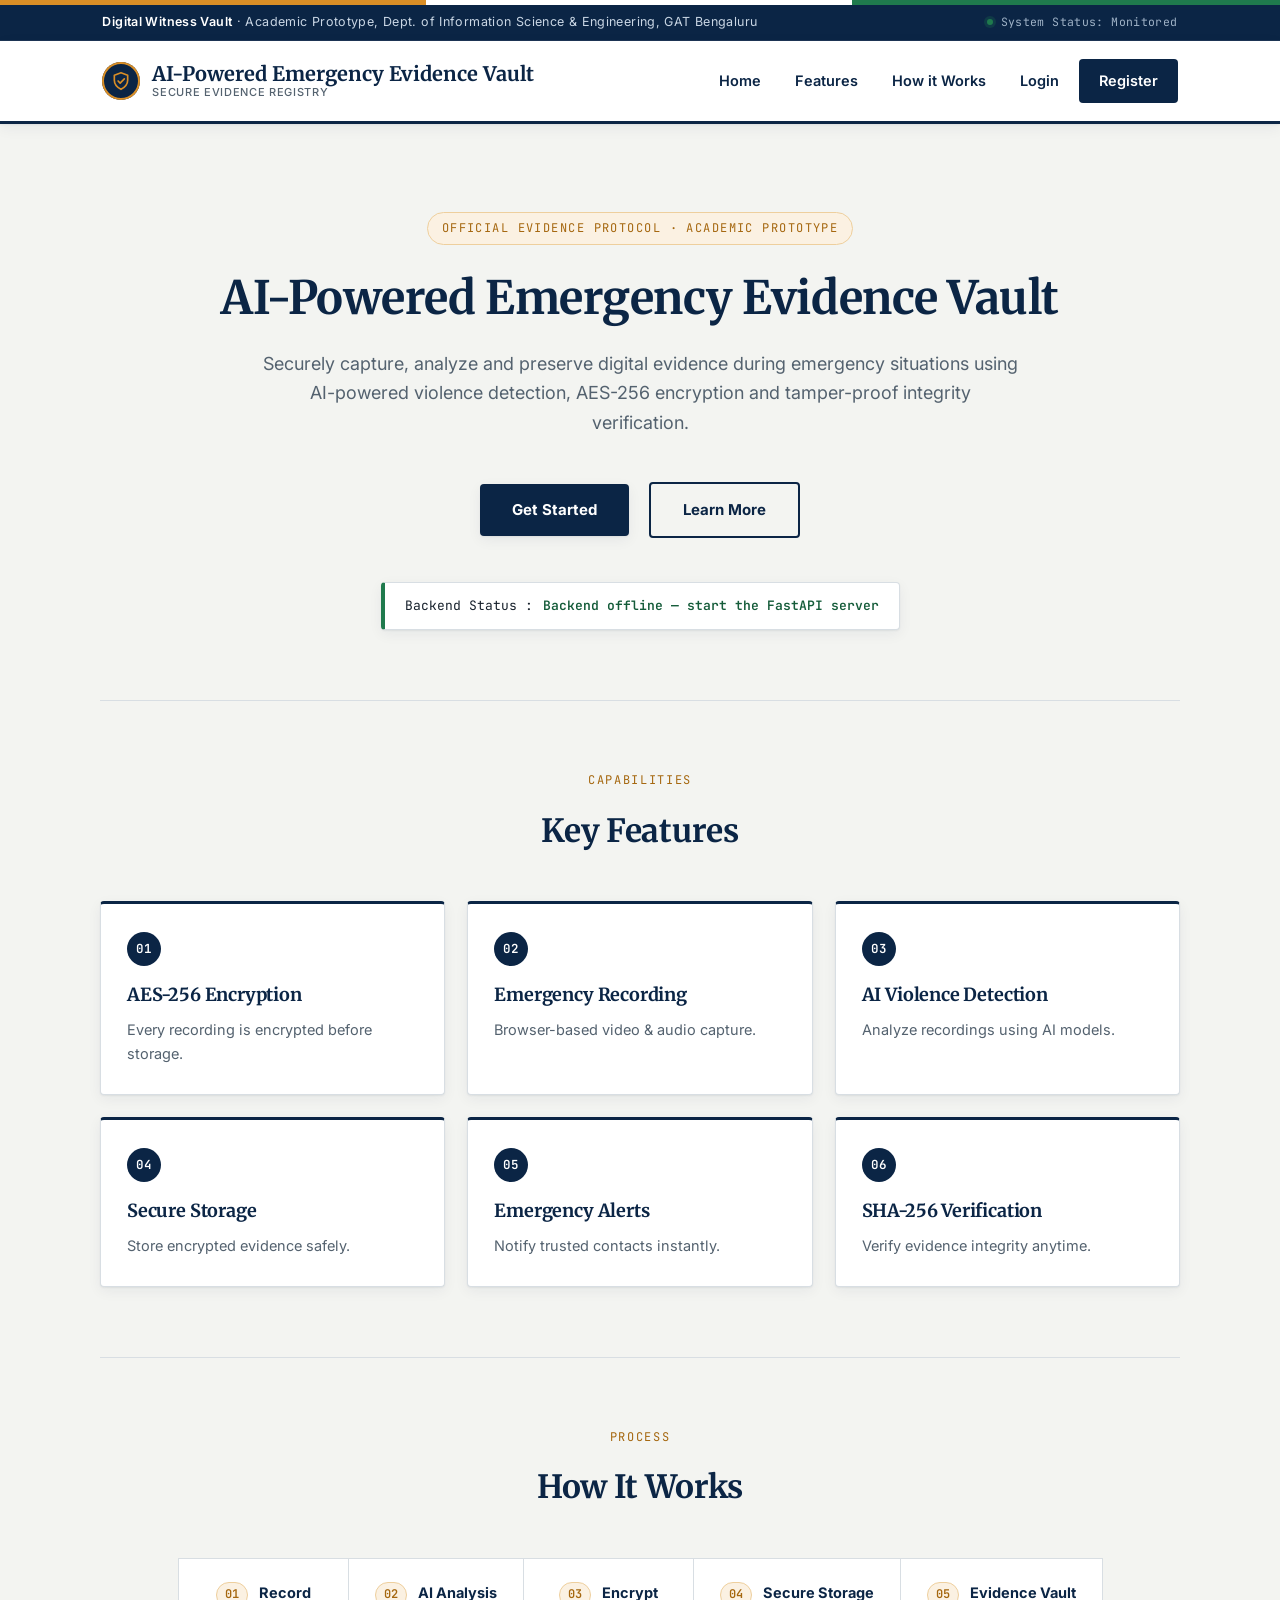
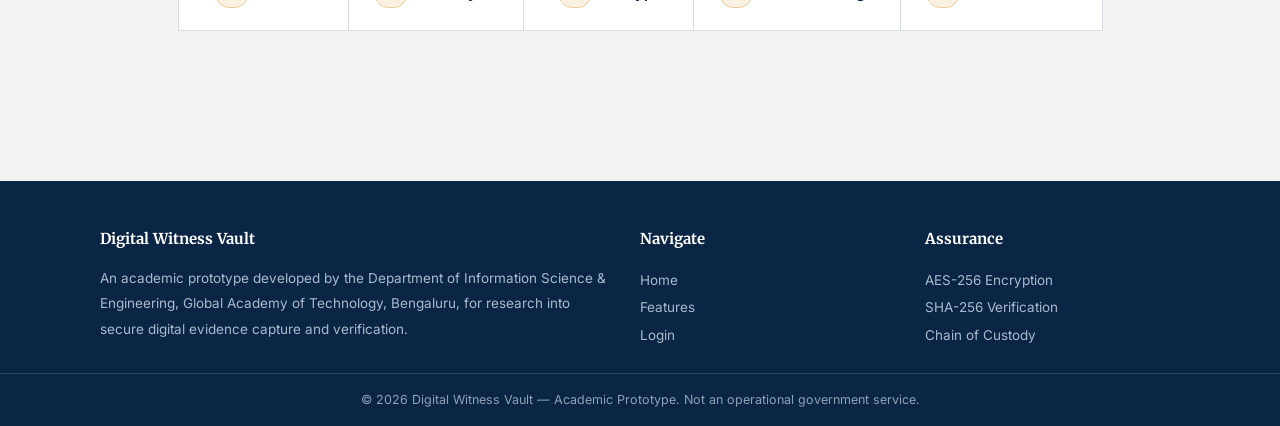
<file: frontend/index.html>
<!DOCTYPE html>
<html lang="en">
<head>
    <meta charset="UTF-8">
    <meta name="viewport" content="width=device-width, initial-scale=1.0">
    <title>AI-Powered Emergency Evidence Vault</title>

    <link rel="stylesheet" href="css/style.css">
</head>

<body>

<div class="gov-strip"></div>
<div class="credential-bar">
    <span><strong>Digital Witness Vault</strong> &middot; Academic Prototype, Dept. of Information Science &amp; Engineering, GAT Bengaluru</span>
    <span class="cred-right"><span class="dot"></span> System Status: Monitored</span>
</div>

<header>

    <div class="logo">
        <span class="seal">
            <svg viewBox="0 0 24 24" fill="none" stroke="#d98e26" stroke-width="2" stroke-linecap="round" stroke-linejoin="round">
                <path d="M12 2l8 3v6c0 5-3.5 8.5-8 11-4.5-2.5-8-6-8-11V5l8-3z"/>
                <path d="M8.5 12l2.5 2.5 5-5"/>
            </svg>
        </span>
        <span class="logo-text">
            AI-Powered Emergency Evidence Vault
            <small>Secure Evidence Registry</small>
        </span>
    </div>

    <nav>

        <a href="index.html">Home</a>
        <a href="#features">Features</a>
        <a href="#workflow">How it Works</a>
        <a href="login.html">Login</a>
        <a href="register.html" class="register-btn">Register</a>

    </nav>

</header>


<section class="hero">

    <h1>
        AI-Powered Emergency Evidence Vault
    </h1>

    <p>

        Securely capture, analyze and preserve digital evidence during
        emergency situations using AI-powered violence detection,
        AES-256 encryption and tamper-proof integrity verification.

    </p>

    <div class="hero-buttons">

        <a href="login.html" class="primary-btn">
            Get Started
        </a>

        <a href="#features" class="secondary-btn">
            Learn More
        </a>

    </div>

    <div class="status-box">

        Backend Status :

        <span id="backend-status">

            Checking...

        </span>

    </div>

</section>



<section id="features">

    <span class="section-eyebrow">Capabilities</span>
    <h2>Key Features</h2>

    <div class="feature-grid">

        <div class="card">
            <span class="card-badge">01</span>
            <h3>AES-256 Encryption</h3>
            <p>
                Every recording is encrypted before storage.
            </p>
        </div>

        <div class="card">
            <span class="card-badge">02</span>
            <h3>Emergency Recording</h3>
            <p>
                Browser-based video &amp; audio capture.
            </p>
        </div>

        <div class="card">
            <span class="card-badge">03</span>
            <h3>AI Violence Detection</h3>
            <p>
                Analyze recordings using AI models.
            </p>
        </div>

        <div class="card">
            <span class="card-badge">04</span>
            <h3>Secure Storage</h3>
            <p>
                Store encrypted evidence safely.
            </p>
        </div>

        <div class="card">
            <span class="card-badge">05</span>
            <h3>Emergency Alerts</h3>
            <p>
                Notify trusted contacts instantly.
            </p>
        </div>

        <div class="card">
            <span class="card-badge">06</span>
            <h3>SHA-256 Verification</h3>
            <p>
                Verify evidence integrity anytime.
            </p>
        </div>

    </div>

</section>



<section id="workflow">

<span class="section-eyebrow">Process</span>
<h2>How It Works</h2>

<div class="steps">

<div class="step"><span class="step-no">01</span> Record</div>

<div class="step"><span class="step-no">02</span> AI Analysis</div>

<div class="step"><span class="step-no">03</span> Encrypt</div>

<div class="step"><span class="step-no">04</span> Secure Storage</div>

<div class="step"><span class="step-no">05</span> Evidence Vault</div>

</div>

</section>



<footer>

<div class="footer-inner">

    <div>
        <h4>Digital Witness Vault</h4>
        <p>
            An academic prototype developed by the Department of Information
            Science &amp; Engineering, Global Academy of Technology, Bengaluru,
            for research into secure digital evidence capture and verification.
        </p>
    </div>

    <div>
        <h4>Navigate</h4>
        <ul>
            <li><a href="index.html">Home</a></li>
            <li><a href="#features">Features</a></li>
            <li><a href="login.html">Login</a></li>
        </ul>
    </div>

    <div>
        <h4>Assurance</h4>
        <ul>
            <li><a href="#">AES-256 Encryption</a></li>
            <li><a href="#">SHA-256 Verification</a></li>
            <li><a href="#">Chain of Custody</a></li>
        </ul>
    </div>

</div>

<div class="footer-bottom">
    © 2026 Digital Witness Vault — Academic Prototype. Not an operational government service.
</div>

</footer>

<script src="js/config.js"></script>
<script src="js/backend-status.js"></script>

</body>
</html>
</file>
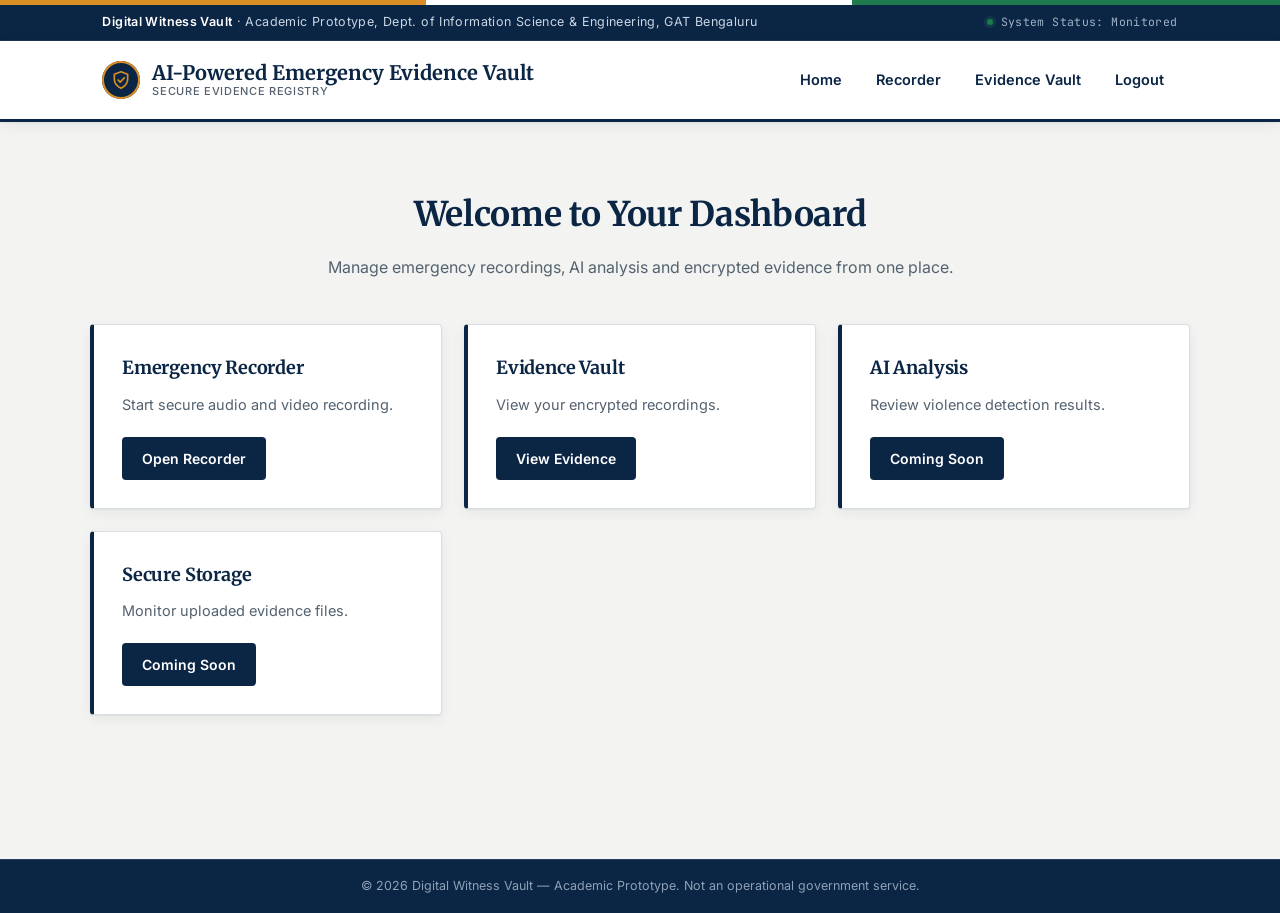
<file: frontend/dashboard.html>
<!DOCTYPE html>
<html lang="en">
<head>
    <meta charset="UTF-8">
    <meta name="viewport" content="width=device-width, initial-scale=1.0">
    <title>Dashboard - AI Emergency Evidence Vault</title>

    <link rel="stylesheet" href="css/style.css">
</head>

<body>

<div class="gov-strip"></div>
<div class="credential-bar">
    <span><strong>Digital Witness Vault</strong> &middot; Academic Prototype, Dept. of Information Science &amp; Engineering, GAT Bengaluru</span>
    <span class="cred-right"><span class="dot"></span> System Status: Monitored</span>
</div>

<header>

    <div class="logo">
        <span class="seal">
            <svg viewBox="0 0 24 24" fill="none" stroke="#d98e26" stroke-width="2" stroke-linecap="round" stroke-linejoin="round">
                <path d="M12 2l8 3v6c0 5-3.5 8.5-8 11-4.5-2.5-8-6-8-11V5l8-3z"/>
                <path d="M8.5 12l2.5 2.5 5-5"/>
            </svg>
        </span>
        <span class="logo-text">
            AI-Powered Emergency Evidence Vault
            <small>Secure Evidence Registry</small>
        </span>
    </div>

    <nav>
        <a href="index.html">Home</a>
        <a href="recorder.html">Recorder</a>
        <a href="evidence.html">Evidence Vault</a>
        <a href="login.html">Logout</a>
    </nav>

</header>

<section class="dashboard">

    <h1>Welcome to Your Dashboard</h1>

    <p>
        Manage emergency recordings, AI analysis and encrypted evidence from one place.
    </p>

    <div class="dashboard-grid">

        <div class="dashboard-card">
            <h3>Emergency Recorder</h3>
            <p>Start secure audio and video recording.</p>
            <a href="recorder.html">Open Recorder</a>
        </div>

        <div class="dashboard-card">
            <h3>Evidence Vault</h3>
            <p>View your encrypted recordings.</p>
            <a href="evidence.html">View Evidence</a>
        </div>

        <div class="dashboard-card">
            <h3>AI Analysis</h3>
            <p>Review violence detection results.</p>
            <a href="#">Coming Soon</a>
        </div>

        <div class="dashboard-card">
            <h3>Secure Storage</h3>
            <p>Monitor uploaded evidence files.</p>
            <a href="#">Coming Soon</a>
        </div>

    </div>

</section>

<footer>
<div class="footer-bottom">
    © 2026 Digital Witness Vault — Academic Prototype. Not an operational government service.
</div>
</footer>

</body>
</html>
</file>
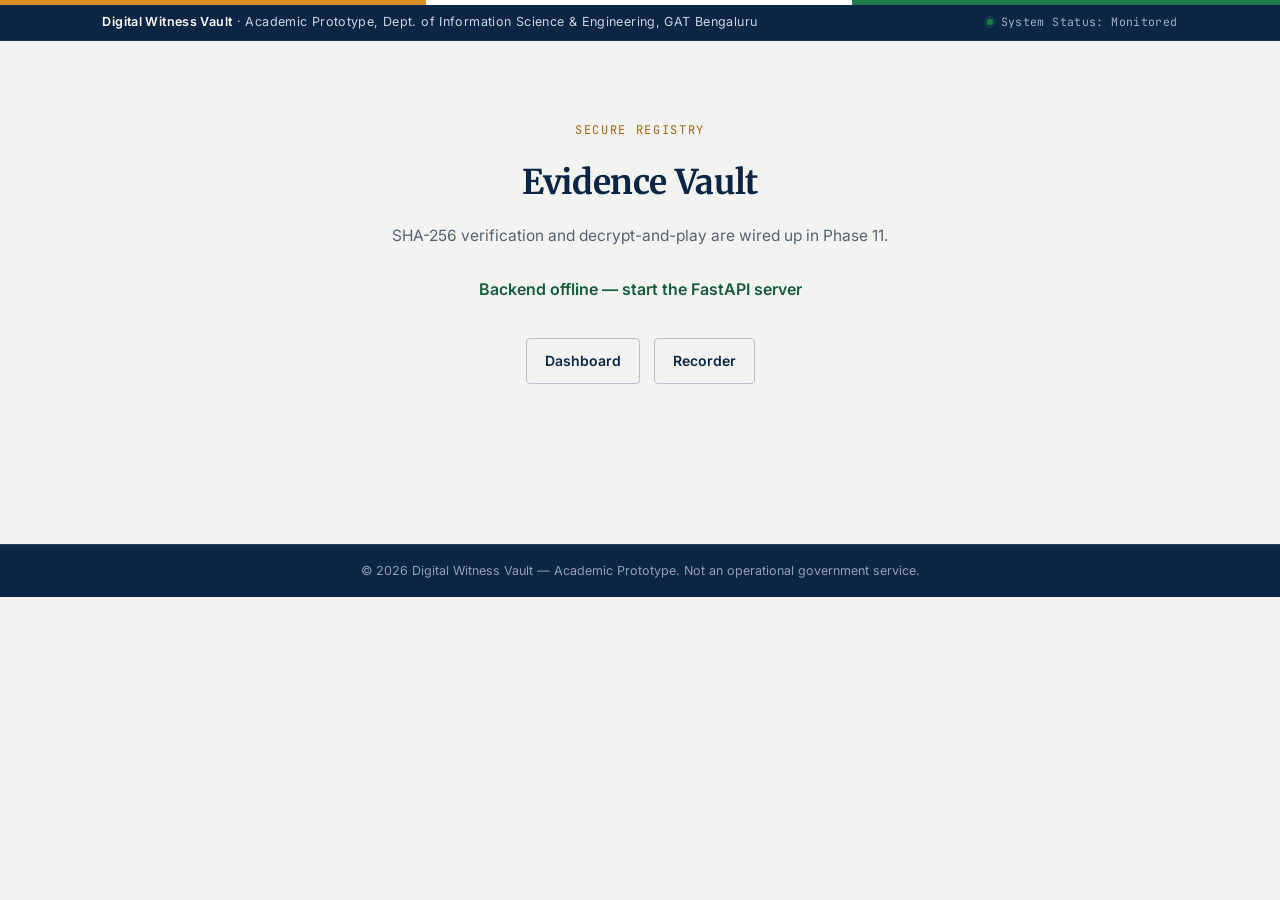
<file: frontend/evidence.html>
<!DOCTYPE html>
<html lang="en">
<head>
  <meta charset="UTF-8" />
  <meta name="viewport" content="width=device-width, initial-scale=1.0" />
  <title>Evidence Vault</title>
  <link rel="stylesheet" href="css/style.css" />
</head>
<body>

  <div class="gov-strip"></div>
  <div class="credential-bar">
    <span><strong>Digital Witness Vault</strong> &middot; Academic Prototype, Dept. of Information Science &amp; Engineering, GAT Bengaluru</span>
    <span class="cred-right"><span class="dot"></span> System Status: Monitored</span>
  </div>

  <main class="page-shell">
    <span class="section-eyebrow">Secure Registry</span>
    <h1>Evidence Vault</h1>
    <p class="subtitle">
      SHA-256 verification and decrypt-and-play are wired up in Phase 11.
    </p>

    <span id="backend-status" class="checking">Checking backend...</span>

    <nav class="page-nav">
      <a href="dashboard.html">Dashboard</a>
      <a href="recorder.html">Recorder</a>
    </nav>
  </main>

  <footer>
    <div class="footer-bottom">
      © 2026 Digital Witness Vault — Academic Prototype. Not an operational government service.
    </div>
  </footer>

  <script src="js/config.js"></script>
  <script src="js/backend-status.js"></script>
</body>
</html>
</file>
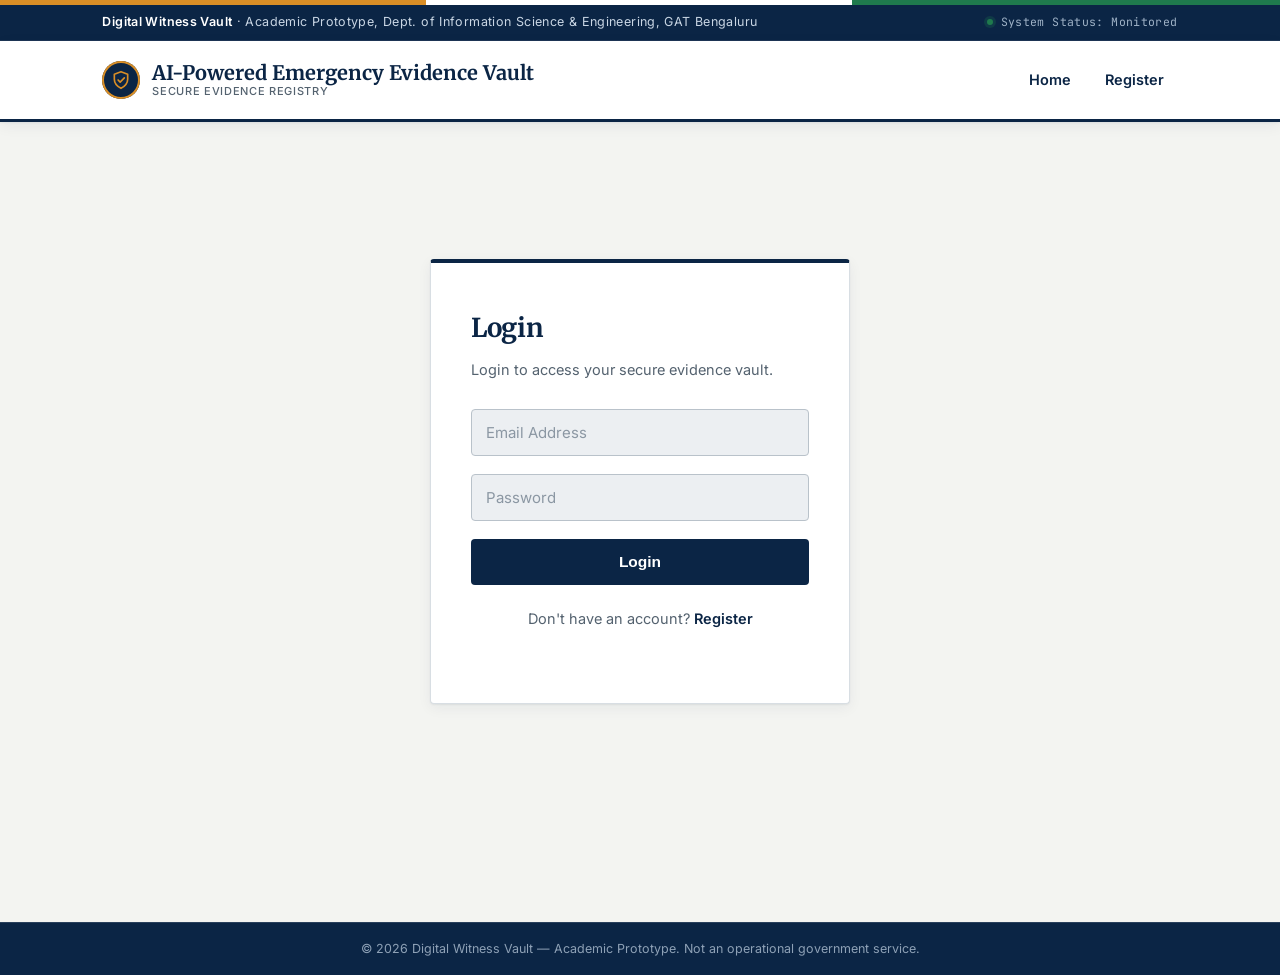
<file: frontend/login.html>
<!DOCTYPE html>
<html lang="en">

<head>
    <meta charset="UTF-8">
    <meta name="viewport" content="width=device-width, initial-scale=1.0">
    <title>Login - AI Emergency Evidence Vault</title>

    <link rel="stylesheet" href="css/style.css">
</head>

<body>

<div class="gov-strip"></div>
<div class="credential-bar">
    <span><strong>Digital Witness Vault</strong> &middot; Academic Prototype, Dept. of Information Science &amp; Engineering, GAT Bengaluru</span>
    <span class="cred-right"><span class="dot"></span> System Status: Monitored</span>
</div>

<header>

    <div class="logo">
        <span class="seal">
            <svg viewBox="0 0 24 24" fill="none" stroke="#d98e26" stroke-width="2" stroke-linecap="round" stroke-linejoin="round">
                <path d="M12 2l8 3v6c0 5-3.5 8.5-8 11-4.5-2.5-8-6-8-11V5l8-3z"/>
                <path d="M8.5 12l2.5 2.5 5-5"/>
            </svg>
        </span>
        <span class="logo-text">
            AI-Powered Emergency Evidence Vault
            <small>Secure Evidence Registry</small>
        </span>
    </div>

    <nav>
        <a href="index.html">Home</a>
        <a href="register.html">Register</a>
    </nav>

</header>

<section class="auth-section">

    <div class="auth-card">

        <h2>Login</h2>

        <p>Login to access your secure evidence vault.</p>

        <form id="login-form">

            <input
                type="email"
                id="email"
                placeholder="Email Address"
                required
            >

            <input
                type="password"
                id="password"
                placeholder="Password"
                required
            >

            <button type="submit">
                Login
            </button>

        </form>

        <p class="auth-link">
            Don't have an account?
            <a href="register.html">Register</a>
        </p>

    </div>

</section>

<footer>
<div class="footer-bottom">
    © 2026 Digital Witness Vault — Academic Prototype. Not an operational government service.
</div>
</footer>

<script src="js/login.js"></script>

</body>
</html>
</file>
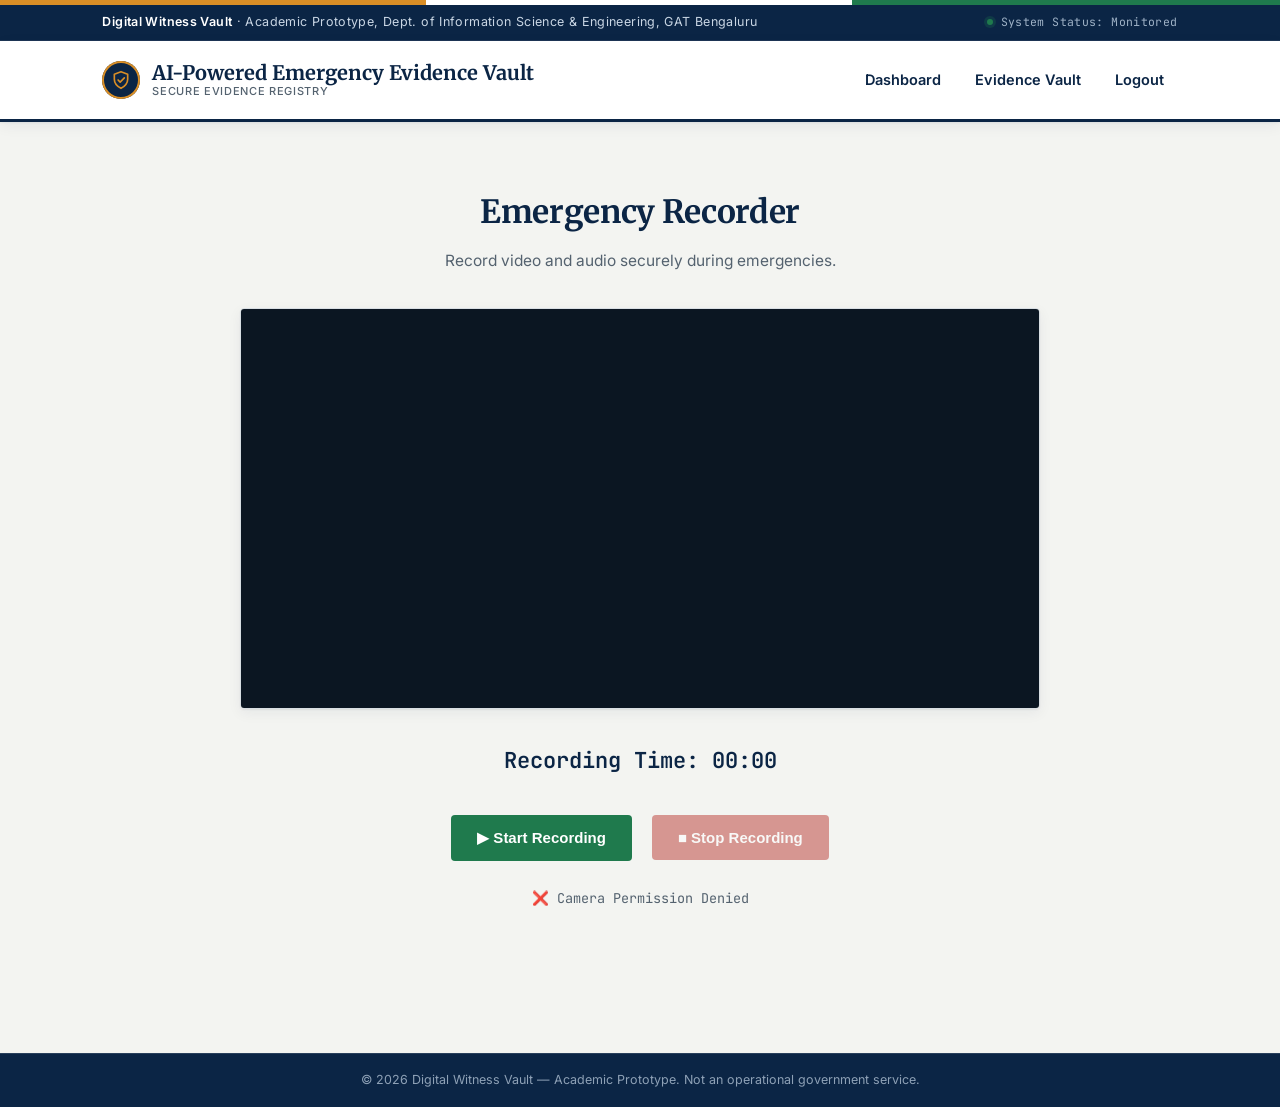
<file: frontend/recorder.html>
<!DOCTYPE html>
<html lang="en">
<head>
    <meta charset="UTF-8">
    <meta name="viewport" content="width=device-width, initial-scale=1.0">
    <title>Emergency Recorder</title>

    <link rel="stylesheet" href="css/style.css">
</head>

<body>

<div class="gov-strip"></div>
<div class="credential-bar">
    <span><strong>Digital Witness Vault</strong> &middot; Academic Prototype, Dept. of Information Science &amp; Engineering, GAT Bengaluru</span>
    <span class="cred-right"><span class="dot"></span> System Status: Monitored</span>
</div>

<header>

    <div class="logo">
        <span class="seal">
            <svg viewBox="0 0 24 24" fill="none" stroke="#d98e26" stroke-width="2" stroke-linecap="round" stroke-linejoin="round">
                <path d="M12 2l8 3v6c0 5-3.5 8.5-8 11-4.5-2.5-8-6-8-11V5l8-3z"/>
                <path d="M8.5 12l2.5 2.5 5-5"/>
            </svg>
        </span>
        <span class="logo-text">
            AI-Powered Emergency Evidence Vault
            <small>Secure Evidence Registry</small>
        </span>
    </div>

    <nav>

        <a href="dashboard.html">Dashboard</a>
        <a href="evidence.html">Evidence Vault</a>
        <a href="login.html">Logout</a>

    </nav>

</header>

<section class="recorder">

    <h1>Emergency Recorder</h1>

    <p>
        Record video and audio securely during emergencies.
    </p>

    <div class="camera-box">

        <video id="preview" autoplay muted></video>

    </div>

    <div class="timer">

        Recording Time:
        <span id="timer">00:00</span>

    </div>

    <div class="record-buttons">

        <button id="startBtn">▶ Start Recording</button>

        <button id="stopBtn" disabled>■ Stop Recording</button>

    </div>

    <div id="status">

        Camera not started

    </div>

</section>

<footer>
<div class="footer-bottom">
    © 2026 Digital Witness Vault — Academic Prototype. Not an operational government service.
</div>
</footer>

<script src="js/recorder.js"></script>

</body>
</html>
</file>
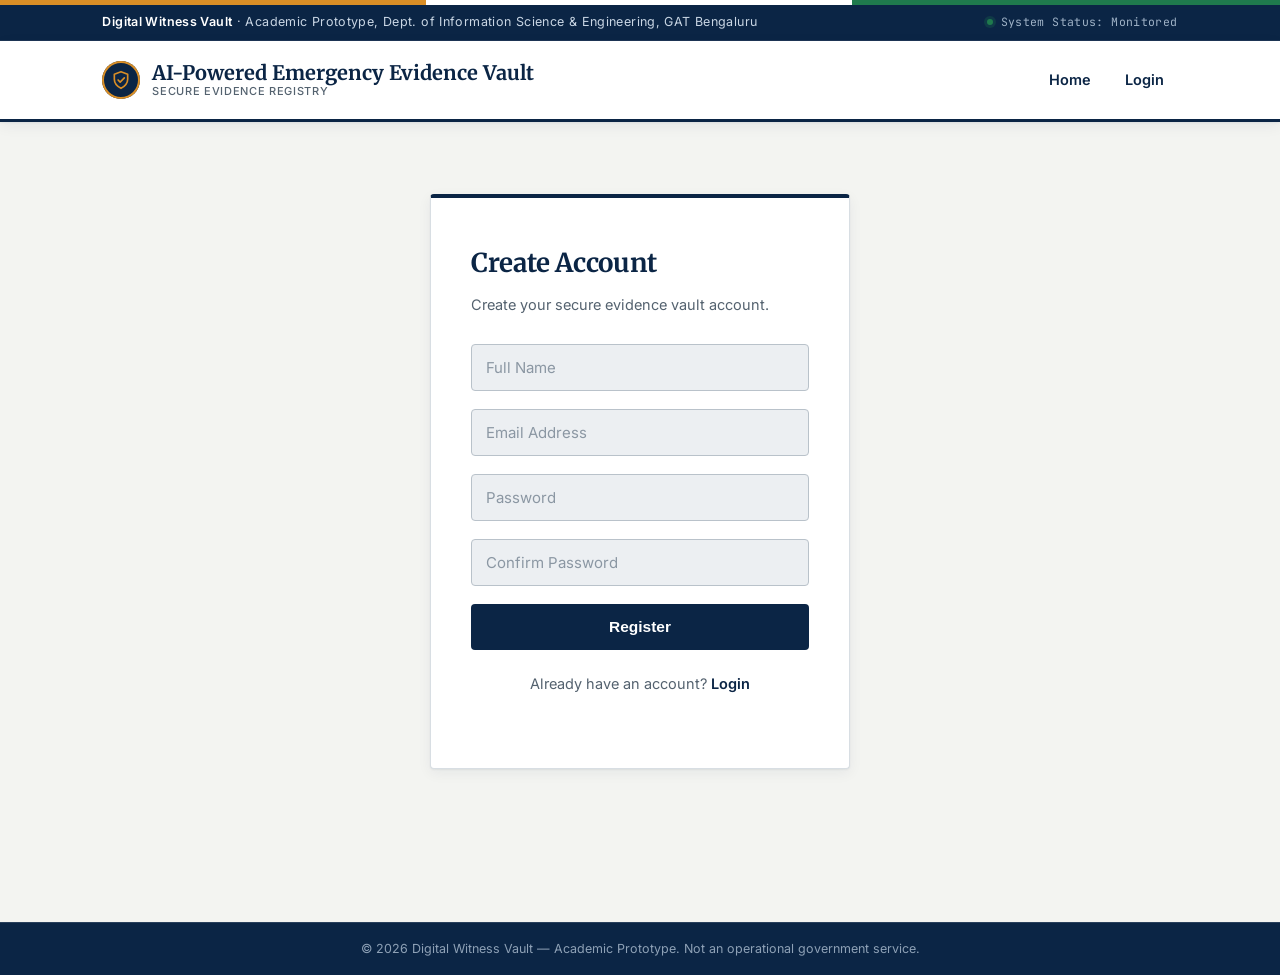
<file: frontend/register.html>
<!DOCTYPE html>
<html lang="en">
<head>
    <meta charset="UTF-8">
    <meta name="viewport" content="width=device-width, initial-scale=1.0">
    <title>Register - AI Emergency Evidence Vault</title>

    <link rel="stylesheet" href="css/style.css">
</head>

<body>

<div class="gov-strip"></div>
<div class="credential-bar">
    <span><strong>Digital Witness Vault</strong> &middot; Academic Prototype, Dept. of Information Science &amp; Engineering, GAT Bengaluru</span>
    <span class="cred-right"><span class="dot"></span> System Status: Monitored</span>
</div>

<header>

    <div class="logo">
        <span class="seal">
            <svg viewBox="0 0 24 24" fill="none" stroke="#d98e26" stroke-width="2" stroke-linecap="round" stroke-linejoin="round">
                <path d="M12 2l8 3v6c0 5-3.5 8.5-8 11-4.5-2.5-8-6-8-11V5l8-3z"/>
                <path d="M8.5 12l2.5 2.5 5-5"/>
            </svg>
        </span>
        <span class="logo-text">
            AI-Powered Emergency Evidence Vault
            <small>Secure Evidence Registry</small>
        </span>
    </div>

    <nav>
        <a href="index.html">Home</a>
        <a href="login.html">Login</a>
    </nav>

</header>

<section class="auth-section">

    <div class="auth-card">

        <h2>Create Account</h2>

        <p>Create your secure evidence vault account.</p>

        <form id="register-form">

            <input
                type="text"
                id="fullname"
                placeholder="Full Name"
                required
            >

            <input
                type="email"
                id="email"
                placeholder="Email Address"
                required
            >

            <input
                type="password"
                id="password"
                placeholder="Password"
                required
            >

            <input
                type="password"
                id="confirmPassword"
                placeholder="Confirm Password"
                required
            >

            <button type="submit">
                Register
            </button>

        </form>

        <p class="auth-link">
            Already have an account?
            <a href="login.html">Login</a>
        </p>

    </div>

</section>

<footer>
<div class="footer-bottom">
    © 2026 Digital Witness Vault — Academic Prototype. Not an operational government service.
</div>
</footer>

<!-- Register JavaScript -->
<script src="js/register.js"></script>

</body>
</html>
</file>
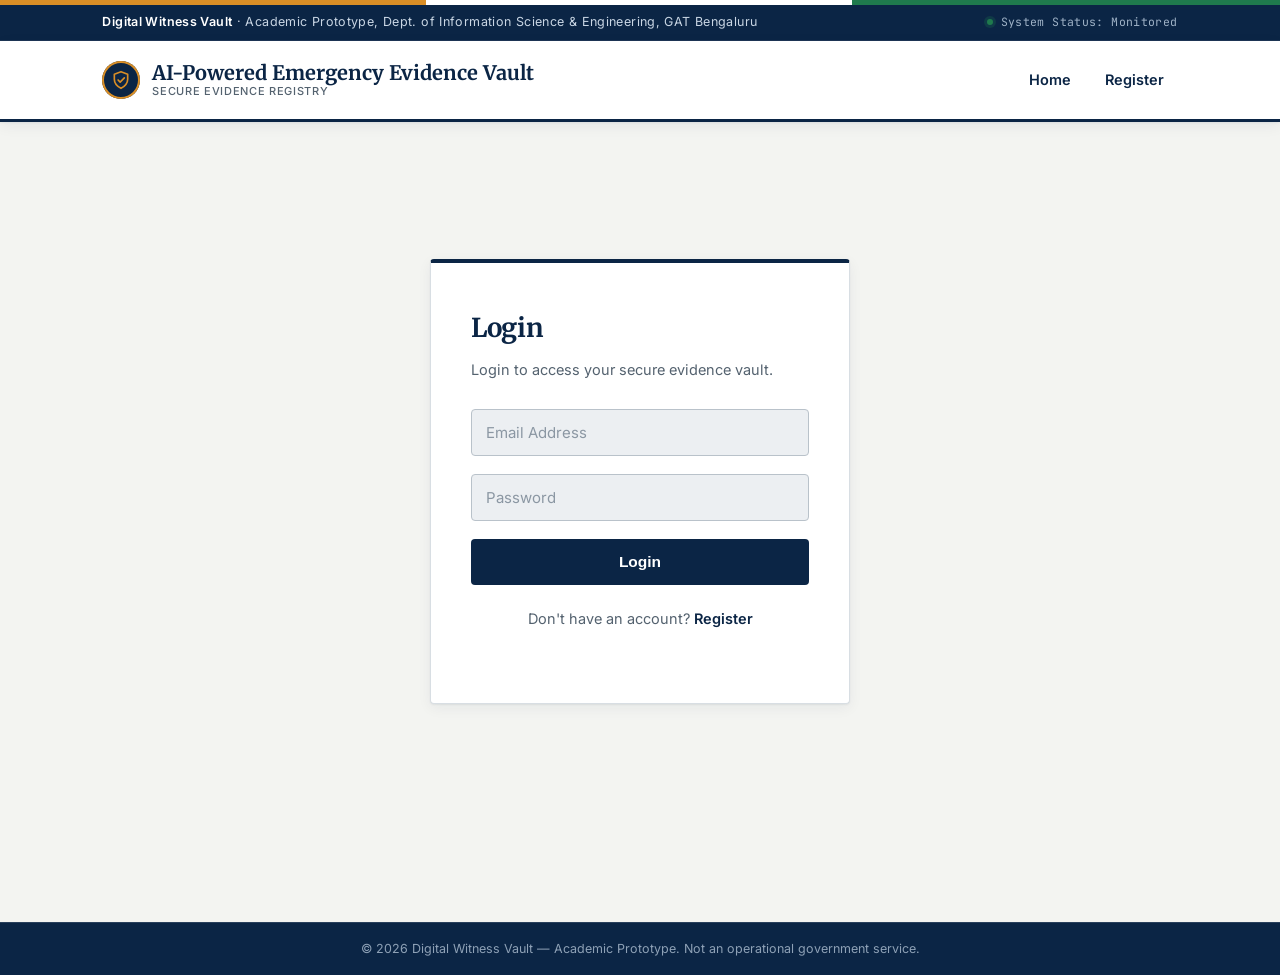
<file: frontend/upload.html>
<!DOCTYPE html>
<html lang="en">
<head>
    <meta charset="UTF-8">
    <meta name="viewport" content="width=device-width, initial-scale=1.0">
    <title>Digital Witness Vault</title>

    <link rel="stylesheet" href="css/upload.css">

    <link rel="stylesheet"
          href="https://cdnjs.cloudflare.com/ajax/libs/font-awesome/6.5.2/css/all.min.css">
</head>

<body>

<div class="gov-strip"></div>

<header class="navbar">

    <h2>
        <i class="fa-solid fa-shield-halved"></i>
        Digital Witness Vault
        <span style="font-family:'Inter',sans-serif;font-size:11px;font-weight:600;letter-spacing:.06em;text-transform:uppercase;color:#54626f;margin-left:6px;">Evidence Console</span>
    </h2>

    <div>

        <span id="welcome"></span>

        <button id="logoutBtn">
            <i class="fa-solid fa-right-from-bracket"></i>
            Logout
        </button>

    </div>

</header>

<div class="container">

    <!-- USER -->

    <div class="card">

        <h2>User Information</h2>

        <p>
            <strong>Name :</strong>
            <span id="username"></span>
        </p>

        <p>
            <strong>Date :</strong>
            <span id="date"></span>
        </p>

        <p>
            <strong>Time :</strong>
            <span id="time"></span>
        </p>

    </div>

    <!-- UPLOAD -->

    <div class="card">

        <h2>Upload Evidence</h2>

        <div id="dropArea" class="drop-area">

            <i class="fa-solid fa-cloud-arrow-up fa-3x"></i>

            <p>Drag & Drop Video Here</p>

            <button id="chooseBtn" type="button">
                Choose Video
            </button>

            <input
                type="file"
                id="videoFile"
                accept="video/*"
                hidden
            >

            <p id="fileName">No file selected</p>

        </div>

        <video
            id="preview"
            controls
            style="display:none; width:100%; margin-top:20px;">
        </video>

        <div class="progress-container">

            <div
                id="progressBar"
                class="progress-bar">
            </div>

        </div>

        <button id="uploadBtn" type="button">
            Upload Evidence
        </button>

    </div>

    <!-- SUMMARY -->

    <div class="card">

        <h2>Evidence Summary</h2>

        <div id="summary">

            No evidence uploaded yet.

        </div>

    </div>

    <!-- DASHBOARD -->

    <div class="dashboard">

        <div class="stat-card">

            <h3 id="totalFiles">0</h3>

            <p>Total Files</p>

        </div>

        <div class="stat-card">

            <h3 id="verifiedFiles">0</h3>

            <p>Uploaded Files</p>

        </div>

        <div class="stat-card">

            <h3 id="storageUsed">0 MB</h3>

            <p>Encrypted Storage</p>

        </div>

        <div class="stat-card">

            <h3>100%</h3>

            <p>Encryption</p>

        </div>

    </div>

    <!-- RECENT UPLOADS -->

    <div class="card">

        <h2>Recent Uploads</h2>

        <table>

            <thead>

            <tr>

                <th>ID</th>

                <th>Filename</th>

                <th>Time</th>

                <th>Status</th>

            </tr>

            </thead>

            <tbody id="recentTable">

            <tr>

                <td colspan="4">

                    No uploads yet

                </td>

            </tr>

            </tbody>

        </table>

    </div>

</div>

<!-- Loading -->

<div
    id="loadingOverlay"
    style="display:none;"
    class="loading-overlay">

    <div class="loader"></div>

</div>

<!-- Toast -->

<div id="toast" class="toast">

    <span id="toastMessage"></span>

</div>

<footer style="background:#0b2545;color:#a9bbcd;text-align:center;padding:16px 0;font-size:12.5px;">
    © 2026 Digital Witness Vault — Academic Prototype. Not an operational government service.
</footer>

<!-- JavaScript -->

<script src="js/upload.js"></script>

</body>
</html>
</file>
<file: frontend/css/style.css>
/* ============================================================
   DIGITAL WITNESS VAULT
   Public Safety / e-Governance Visual System
   Design tokens:
     Ink navy   #0B2545   (authority, headers, primary text on light)
     Deep blue  #123A63   (secondary surfaces, gradients)
     Seal gold  #B6721A / #D98E26  (verification accent, used sparingly)
     Verified green #1F7A4D (integrity / success states)
     Alert red  #B3261E   (emergency actions only)
     Paper      #F3F4F1   (page background, like official stationery)
     Surface    #FFFFFF
     Rule       #D8DEE3
   Type:
     Display  -> "Merriweather" (serif, authoritative, document-like)
     Body     -> "Inter" (clean, legible, modern civic-tech sans)
     Data/Mono-> "JetBrains Mono" (hashes, IDs, verification codes)
============================================================ */

@import url('https://fonts.googleapis.com/css2?family=Merriweather:wght@700;900&family=Inter:wght@400;500;600;700&family=JetBrains+Mono:wght@500;600&display=swap');

:root{
    --navy:#0b2545;
    --navy-2:#123a63;
    --navy-3:#0e2f52;
    --gold:#d98e26;
    --gold-dark:#a5670f;
    --green:#1f7a4d;
    --green-dark:#155c3a;
    --red:#b3261e;
    --red-dark:#8c1e18;
    --paper:#f3f4f1;
    --surface:#ffffff;
    --surface-alt:#eceff2;
    --ink:#16202b;
    --ink-muted:#54626f;
    --rule:#d8dee3;
    --rule-strong:#b9c2ca;
    --radius:4px;
    --shadow:0 1px 2px rgba(11,37,69,.06), 0 4px 14px rgba(11,37,69,.06);
}

*{
    margin:0;
    padding:0;
    box-sizing:border-box;
}

html{
    scroll-behavior:smooth;
}

body{
    background:var(--paper);
    color:var(--ink);
    font-family:"Inter",Arial,Helvetica,sans-serif;
    line-height:1.65;
    -webkit-font-smoothing:antialiased;
}

h1,h2,h3{
    font-family:"Merriweather",Georgia,serif;
    color:var(--navy);
    letter-spacing:-0.01em;
}

a{ color:inherit; }

::selection{
    background:var(--gold);
    color:var(--navy);
}

::-webkit-scrollbar{ width:10px; }
::-webkit-scrollbar-track{ background:var(--paper); }
::-webkit-scrollbar-thumb{ background:var(--navy-2); border-radius:10px; }

/* ===========================
   Identity strip (tricolour rule + credential line)
=========================== */

.gov-strip{
    height:5px;
    width:100%;
    background:linear-gradient(90deg,var(--gold) 0 33.3%, #ffffff 33.3% 66.6%, var(--green) 66.6% 100%);
}

.credential-bar{
    background:var(--navy);
    color:#c9d6e4;
    font-family:"Inter",sans-serif;
    font-size:12.5px;
    letter-spacing:.03em;
    padding:7px 8%;
    display:flex;
    justify-content:space-between;
    align-items:center;
    flex-wrap:wrap;
    gap:6px;
    border-bottom:1px solid rgba(255,255,255,.08);
}

.credential-bar strong{
    color:#ffffff;
    font-weight:600;
}

.credential-bar .cred-right{
    display:flex;
    align-items:center;
    gap:8px;
    font-family:"JetBrains Mono",monospace;
    font-size:11.5px;
    color:#9fb2c6;
}

.credential-bar .dot{
    width:6px;
    height:6px;
    border-radius:50%;
    background:var(--green);
    display:inline-block;
    box-shadow:0 0 0 3px rgba(31,122,77,.25);
}

/* Header */

header{

    display:flex;
    justify-content:space-between;
    align-items:center;

    padding:18px 8%;

    background:var(--surface);
    border-bottom:3px solid var(--navy);

    position:sticky;
    top:0;

    z-index:1000;

    box-shadow:var(--shadow);

}

.logo{

    font-size:20px;
    font-weight:700;
    font-family:"Merriweather",serif;

    color:var(--navy);

    display:flex;
    align-items:center;
    gap:12px;
    line-height:1.2;

}

.logo .seal{
    width:38px;
    height:38px;
    flex-shrink:0;
    border-radius:50%;
    background:var(--navy);
    display:flex;
    align-items:center;
    justify-content:center;
    box-shadow:inset 0 0 0 2px var(--gold);
}

.logo .seal svg{
    width:20px;
    height:20px;
}

.logo .logo-text{
    display:flex;
    flex-direction:column;
}

.logo .logo-text small{
    font-family:"Inter",sans-serif;
    font-weight:500;
    font-size:11px;
    letter-spacing:.06em;
    text-transform:uppercase;
    color:var(--ink-muted);
}

nav{

    display:flex;
    align-items:center;
    gap:6px;

}

nav a{

    color:var(--navy);
    text-decoration:none;
    transition:.2s;
    font-weight:600;
    font-size:14.5px;
    padding:9px 14px;
    border-radius:var(--radius);

}

nav a:hover{

    background:var(--surface-alt);
    color:var(--navy-2);

}

.register-btn{

    background:var(--navy) !important;

    color:#ffffff !important;

    padding:10px 20px !important;
    border-radius:var(--radius) !important;

}

.register-btn:hover{
    background:var(--navy-2) !important;
}

/* Hero */

.hero{

    width:85%;
    max-width:1080px;

    margin:auto;

    padding:88px 0 70px;

    text-align:center;

    position:relative;

}

.hero::before{
    content:"OFFICIAL EVIDENCE PROTOCOL · ACADEMIC PROTOTYPE";
    display:inline-block;
    font-family:"JetBrains Mono",monospace;
    font-size:12px;
    letter-spacing:.12em;
    color:var(--gold-dark);
    background:#fbf1e2;
    border:1px solid #eecf9d;
    padding:6px 14px;
    border-radius:20px;
    margin-bottom:26px;
}

.hero h1{

    font-size:46px;
    line-height:1.2;

    margin-bottom:22px;

}

.hero p{

    width:70%;

    margin:auto;

    color:var(--ink-muted);

    font-size:18px;

}

.hero-buttons{

    margin-top:36px;

}

.primary-btn,
.secondary-btn{

    text-decoration:none;

    padding:14px 32px;

    border-radius:var(--radius);

    margin:8px;

    display:inline-block;

    transition:.2s;

    font-weight:700;
    font-size:15px;

}

.primary-btn{

    background:var(--navy);

    color:#ffffff;
    box-shadow:var(--shadow);

}

.primary-btn:hover{
    background:var(--navy-2);
    transform:translateY(-2px);
}

.secondary-btn{

    border:2px solid var(--navy);
    color:var(--navy);
    background:transparent;

}

.secondary-btn:hover{

    background:var(--navy);
    color:#ffffff;

}

/* Backend status */

.status-box{

    margin-top:36px;

    padding:12px 20px;

    display:inline-flex;
    align-items:center;
    gap:10px;

    background:var(--surface);
    border:1px solid var(--rule);
    border-left:4px solid var(--green);

    border-radius:var(--radius);

    font-family:"JetBrains Mono",monospace;
    font-size:13px;
    color:var(--ink);
    box-shadow:var(--shadow);

}

#backend-status{
    font-weight:600;
    color:var(--green-dark);
}

/* Features */

#features{

    width:85%;
    max-width:1080px;

    margin:auto;

    padding:70px 0;

    border-top:1px solid var(--rule);

}

#features h2{

    text-align:center;

    margin-bottom:12px;

    font-size:32px;

}

.section-eyebrow{
    display:block;
    text-align:center;
    font-family:"JetBrains Mono",monospace;
    font-size:12px;
    letter-spacing:.14em;
    color:var(--gold-dark);
    text-transform:uppercase;
    margin-bottom:14px;
}

.feature-grid{

    display:grid;

    grid-template-columns:repeat(auto-fit,minmax(260px,1fr));

    gap:22px;
    margin-top:44px;

}

.card{

    background:var(--surface);
    padding:28px 26px;
    border-radius:var(--radius);
    border:1px solid var(--rule);
    border-top:3px solid var(--navy);
    text-align:left;
    transition:.2s;
    box-shadow:var(--shadow);

}

.card:hover{

    transform:translateY(-4px);
    border-top-color:var(--gold);

}

.card-badge{
    display:inline-flex;
    align-items:center;
    justify-content:center;
    width:34px;
    height:34px;
    border-radius:50%;
    background:var(--navy);
    color:#ffffff;
    font-family:"JetBrains Mono",monospace;
    font-size:12.5px;
    font-weight:600;
}

.card h3{

    margin:14px 0 8px;
    font-size:18px;

}

.card p{
    color:var(--ink-muted);
    font-size:14.5px;
}

/* Workflow */

#workflow{

    width:85%;
    max-width:1080px;

    margin:auto;

    padding:70px 0;

    border-top:1px solid var(--rule);

}

#workflow h2{

    text-align:center;

    margin-bottom:12px;

    font-size:32px;

}

.steps{

    display:flex;

    justify-content:center;

    gap:0;
    margin-top:44px;

    flex-wrap:wrap;

}

.step{

    background:var(--surface);
    border:1px solid var(--rule);
    padding:22px 26px;
    min-width:170px;
    text-align:center;
    font-weight:700;
    color:var(--navy);
    position:relative;
    font-size:14.5px;

}

.step:not(:last-child){
    border-right:none;
}

.step-no{
    display:inline-block;
    font-family:"JetBrains Mono",monospace;
    color:var(--gold-dark);
    background:#fbf1e2;
    border:1px solid #eecf9d;
    padding:2px 8px;
    border-radius:20px;
    font-size:12px;
    margin-right:8px;
    font-weight:600;
}

/* Footer */

footer{

    background:var(--navy);
    color:#c9d6e4;
    padding:0;
    margin-top:80px;

}

.footer-inner{
    width:85%;
    max-width:1080px;
    margin:auto;
    padding:46px 0 24px;
    display:grid;
    grid-template-columns:2fr 1fr 1fr;
    gap:30px;
}

.footer-inner h4{
    color:#ffffff;
    font-family:"Merriweather",serif;
    font-size:15px;
    margin-bottom:14px;
}

.footer-inner p, .footer-inner a{
    font-size:13.5px;
    color:#a9bbcd;
    text-decoration:none;
    line-height:1.9;
}

.footer-inner ul{
    list-style:none;
}

.footer-bottom{
    border-top:1px solid rgba(255,255,255,.12);
    text-align:center;
    padding:16px 0;
    font-size:12.5px;
    color:#8ea1b6;
}

footer p{
    margin:0;
}

/* Mobile */

@media(max-width:768px){

.hero h1{

    font-size:30px;

}

.hero p{

    width:100%;

}

header{

    flex-direction:column;
    gap:14px;

}

nav{

    flex-wrap:wrap;

    justify-content:center;

}

.credential-bar{
    flex-direction:column;
    text-align:center;
}

.footer-inner{
    grid-template-columns:1fr;
}

.steps{
    flex-direction:column;
    align-items:stretch;
}

.step:not(:last-child){
    border-right:1px solid var(--rule);
    border-bottom:none;
}

}
/* ===========================
   Authentication Pages
=========================== */

.auth-section{

    min-height:80vh;

    display:flex;

    justify-content:center;

    align-items:center;

    padding:40px 20px;

}

.auth-card{

    width:420px;
    max-width:100%;

    background:var(--surface);

    padding:44px 40px;

    border-radius:var(--radius);
    border:1px solid var(--rule);
    border-top:4px solid var(--navy);

    text-align:left;
    box-shadow:var(--shadow);

}

.auth-card h2{

    margin-bottom:8px;
    font-size:26px;

}

.auth-card p{

    color:var(--ink-muted);
    margin-bottom:28px;
    font-size:14.5px;

}

.auth-card label{
    display:block;
    font-size:12.5px;
    font-weight:600;
    letter-spacing:.03em;
    text-transform:uppercase;
    color:var(--ink-muted);
    margin-bottom:6px;
}

.auth-card input{

    width:100%;

    padding:13px 14px;

    margin-bottom:18px;

    border:1px solid var(--rule-strong);

    border-radius:var(--radius);

    background:var(--surface-alt);

    color:var(--ink);

    font-size:15px;
    font-family:"Inter",sans-serif;

}

.auth-card input::placeholder{
    color:#8b97a3;
}

.auth-card input:focus{

    outline:none;
    border-color:var(--navy);
    background:var(--surface);
    box-shadow:0 0 0 3px rgba(11,37,69,.12);

}

.auth-card button{

    width:100%;

    padding:14px;

    border:none;

    border-radius:var(--radius);

    background:var(--navy);

    color:#ffffff;

    font-size:15.5px;
    font-weight:700;

    cursor:pointer;

    transition:.2s;

}

.auth-card button:hover{

    background:var(--navy-2);

}

.auth-link{

    margin-top:22px;
    text-align:center;
    font-size:14px;
    color:var(--ink-muted);

}

.auth-link a{

    color:var(--navy);
    font-weight:600;
    text-decoration:none;

}

.auth-link a:hover{
    text-decoration:underline;
}

/* ===========================
   Dashboard
=========================== */

.dashboard{

    width:88%;
    max-width:1100px;
    margin:auto;
    padding:64px 0;

}

.dashboard h1{

    font-size:34px;
    margin-bottom:12px;
    text-align:center;

}

.dashboard p{

    color:var(--ink-muted);
    margin-bottom:44px;
    text-align:center;
    font-size:16px;

}

.dashboard-grid{

    display:grid;
    grid-template-columns:repeat(auto-fit,minmax(260px,1fr));
    gap:22px;

}

.dashboard-card{

    background:var(--surface);
    padding:28px;
    border-radius:var(--radius);
    border:1px solid var(--rule);
    border-left:4px solid var(--navy);
    transition:.2s;
    box-shadow:var(--shadow);

}

.dashboard-card:hover{

    transform:translateY(-4px);
    border-left-color:var(--gold);

}

.dashboard-card h3{

    margin-bottom:10px;
    font-size:18px;

}

.dashboard-card p{

    margin-bottom:20px;
    text-align:left;
    color:var(--ink-muted);
    font-size:14.5px;

}

.dashboard-card a{

    display:inline-block;
    text-decoration:none;
    background:var(--navy);
    color:#ffffff;
    padding:10px 20px;
    border-radius:var(--radius);
    font-weight:600;
    font-size:14px;

}

.dashboard-card a:hover{
    background:var(--navy-2);
}

/* ===========================
   Recorder
=========================== */

.recorder{

    width:88%;
    max-width:900px;
    margin:auto;
    text-align:center;
    padding:64px 0;

}

.recorder h1{
    font-size:32px;
    margin-bottom:10px;
}

.recorder > p{
    color:var(--ink-muted);
    font-size:15.5px;
}

.camera-box{

    width:800px;
    max-width:100%;
    margin:34px auto;
    border-radius:var(--radius);
    overflow:hidden;
    border:1px solid var(--rule);
    box-shadow:var(--shadow);

}

.camera-box video{

    width:100%;
    display:block;
    background:#0b1622;

}

.record-buttons{

    margin-top:28px;

}

.record-buttons button{

    padding:14px 26px;
    margin:8px;
    font-size:15px;
    font-weight:700;
    border:none;
    border-radius:var(--radius);
    cursor:pointer;
    transition:.2s;

}

#startBtn{

    background:var(--green);
    color:white;

}

#startBtn:hover{
    background:var(--green-dark);
}

#stopBtn{

    background:var(--red);
    color:white;

}

#stopBtn:hover{
    background:var(--red-dark);
}

#stopBtn:disabled,
#startBtn:disabled{
    opacity:.45;
    cursor:not-allowed;
}

.timer{

    margin-top:20px;
    font-family:"JetBrains Mono",monospace;
    font-size:22px;
    font-weight:600;
    color:var(--navy);

}

#status{

    margin-top:18px;
    color:var(--ink-muted);
    font-family:"JetBrains Mono",monospace;
    font-size:13.5px;

}

/* ===========================
   Generic page shell (Evidence Vault etc.)
=========================== */

.page-shell{

    width:85%;
    max-width:820px;
    margin:auto;
    padding:80px 0;
    text-align:center;

}

.page-shell h1{
    font-size:34px;
    margin-bottom:12px;
}

.page-shell .subtitle{
    display:block;
    color:var(--ink-muted);
    font-size:15.5px;
    margin-bottom:28px;
}

#backend-status.checking{
    display:inline-block;
    font-family:"JetBrains Mono",monospace;
    font-size:13px;
    padding:10px 18px;
    background:var(--surface);
    border:1px solid var(--rule);
    border-left:4px solid var(--gold);
    border-radius:var(--radius);
    color:var(--ink);
}

.page-nav{

    margin-top:36px;
    display:flex;
    justify-content:center;
    gap:14px;

}

.page-nav a{

    text-decoration:none;
    color:var(--navy);
    font-weight:600;
    padding:10px 18px;
    border:1px solid var(--rule-strong);
    border-radius:var(--radius);
    font-size:14px;
    transition:.2s;

}

.page-nav a:hover{
    background:var(--navy);
    color:#ffffff;
    border-color:var(--navy);
}
</file>
<file: frontend/css/upload.css>
/* ============================================================
   DIGITAL WITNESS VAULT — Evidence Console
   Same design system as style.css (see that file for token notes)
============================================================ */

@import url('https://fonts.googleapis.com/css2?family=Merriweather:wght@700;900&family=Inter:wght@400;500;600;700&family=JetBrains+Mono:wght@500;600&display=swap');

:root{
    --navy:#0b2545;
    --navy-2:#123a63;
    --gold:#d98e26;
    --gold-dark:#a5670f;
    --green:#1f7a4d;
    --green-dark:#155c3a;
    --red:#b3261e;
    --paper:#f3f4f1;
    --surface:#ffffff;
    --surface-alt:#eceff2;
    --ink:#16202b;
    --ink-muted:#54626f;
    --rule:#d8dee3;
    --rule-strong:#b9c2ca;
    --radius:4px;
    --shadow:0 1px 2px rgba(11,37,69,.06), 0 4px 14px rgba(11,37,69,.06);
}

*{
    margin:0;
    padding:0;
    box-sizing:border-box;
    font-family:"Inter",Tahoma,Geneva,Verdana,sans-serif;
}

body{
    background:var(--paper);
    color:var(--ink);
    min-height:100vh;
}

h2{
    font-family:"Merriweather",Georgia,serif;
    color:var(--navy);
}

/* ================= GOV STRIP ================= */

.gov-strip{
    height:5px;
    width:100%;
    background:linear-gradient(90deg,var(--gold) 0 33.3%, #ffffff 33.3% 66.6%, var(--green) 66.6% 100%);
}

/* ================= HEADER ================= */

.navbar{
    width:100%;
    min-height:70px;
    background:var(--surface);
    border-bottom:3px solid var(--navy);
    display:flex;
    justify-content:space-between;
    align-items:center;
    padding:14px 5%;
    position:sticky;
    top:0;
    z-index:100;
    box-shadow:var(--shadow);
    flex-wrap:wrap;
    gap:10px;
}

.navbar h2{
    display:flex;
    align-items:center;
    gap:12px;
    font-size:19px;
}

.navbar h2 i{
    color:var(--navy);
    background:var(--surface-alt);
    border:2px solid var(--gold);
    width:38px;
    height:38px;
    display:inline-flex;
    align-items:center;
    justify-content:center;
    border-radius:50%;
    font-size:16px;
}

.navbar > div{
    display:flex;
    align-items:center;
    gap:18px;
}

#welcome{
    color:var(--ink-muted);
    font-size:14.5px;
    font-weight:500;
}

#logoutBtn{
    background:transparent;
    color:var(--red);
    border:1.5px solid var(--red);
    padding:9px 18px;
    border-radius:var(--radius);
    cursor:pointer;
    transition:.2s;
    font-size:14px;
    font-weight:600;
    display:inline-flex;
    align-items:center;
    gap:8px;
}

#logoutBtn:hover{
    background:var(--red);
    color:#fff;
}

/* ================= LAYOUT ================= */

.container{
    width:92%;
    max-width:1200px;
    margin:34px auto 60px;
    display:grid;
    grid-template-columns:280px 1fr 320px;
    gap:22px;
}

/* place summary/first card + recent uploads full width via order/grid spans handled below */

/* ================= CARDS ================= */

.card{

    background:var(--surface);

    border-radius:var(--radius);

    padding:26px;

    box-shadow:var(--shadow);

    border:1px solid var(--rule);
    border-top:3px solid var(--navy);

    transition:.2s;
}

.card:hover{

    border-top-color:var(--gold);

}

.card h2{

    margin-bottom:18px;

    font-size:18px;
    display:flex;
    align-items:center;
    gap:8px;

}

.card h2::before{
    content:"";
    width:5px;
    height:5px;
    border-radius:50%;
    background:var(--gold);
    display:inline-block;
}

.card p{

    margin:12px 0;

    color:var(--ink-muted);
    font-size:14.5px;

}

.card p strong{
    color:var(--ink);
    font-weight:600;
}

/* ================= UPLOAD CARD (center) ================= */

.upload-card{

    background:var(--surface);

    padding:28px;

    border-radius:var(--radius);
    border:1px solid var(--rule);
    border-top:3px solid var(--navy);

    box-shadow:var(--shadow);

}

.upload-card h2{

    margin-bottom:22px;

}

/* ================= DROP AREA ================= */

#dropArea{

    border:2px dashed var(--rule-strong);
    background:var(--surface-alt);

    border-radius:var(--radius);

    padding:42px;

    text-align:center;

    transition:.2s;

    cursor:pointer;

}

#dropArea:hover{

    border-color:var(--navy);
    background:#e4e9ee;

}

.upload-icon,
#dropArea .fa-cloud-arrow-up{

    font-size:52px;

    color:var(--navy);

    margin-bottom:16px;

}

#dropArea p{

    margin:10px;

    color:var(--ink-muted);
    font-size:14.5px;

}

#fileName{
    font-family:"JetBrains Mono",monospace;
    font-size:12.5px;
    color:var(--ink-muted);
}

#chooseBtn{

    background:var(--navy);

    color:white;

    border:none;

    padding:12px 26px;

    border-radius:var(--radius);

    cursor:pointer;

    margin-top:12px;

    font-size:14.5px;
    font-weight:600;

    transition:.2s;

}

#chooseBtn:hover{

    background:var(--navy-2);

}

/* ================= VIDEO ================= */

#preview{

    width:100%;

    margin-top:22px;

    border-radius:var(--radius);
    border:1px solid var(--rule);

}

/* ================= PROGRESS ================= */

.progress-container{

    width:100%;

    background:var(--surface-alt);

    height:10px;

    border-radius:20px;

    margin-top:22px;

    overflow:hidden;
    border:1px solid var(--rule);

}

#progressBar{

    width:0%;

    height:100%;

    background:linear-gradient(
        90deg,
        var(--navy),
        var(--green)
    );

    transition:.3s;

}

/* ================= BUTTON ================= */

#uploadBtn{

    width:100%;

    padding:15px;

    margin-top:22px;

    background:var(--navy);

    color:white;

    border:none;

    border-radius:var(--radius);

    font-size:16px;
    font-weight:700;

    cursor:pointer;

    transition:.2s;

}

#uploadBtn:hover{

    background:var(--navy-2);

}

/* ================= SUMMARY ================= */

#summary{

    color:var(--ink-muted);
    line-height:1.9;
    word-break:break-word;
    font-size:14.5px;
    font-family:"JetBrains Mono",monospace;

}

/* ================= STATS (dashboard row) ================= */

.dashboard{

    grid-column:1 / -1;

    display:grid;
    grid-template-columns:repeat(4,1fr);
    gap:16px;

}

.stat-card{

    background:var(--surface);
    border:1px solid var(--rule);
    border-radius:var(--radius);
    text-align:center;
    padding:22px;
    box-shadow:var(--shadow);

}

.stat-card h3{

    color:var(--navy);
    font-family:"Merriweather",serif;
    font-size:28px;

}

.stat-card p{

    margin-top:8px;
    color:var(--ink-muted);
    font-size:13px;
    text-transform:uppercase;
    letter-spacing:.05em;
    font-weight:600;

}

/* ================= RECENT UPLOADS ================= */

.container > .card:last-of-type{
    grid-column:1 / -1;
}

table{

    width:100%;

    border-collapse:collapse;
    margin-top:6px;

}

thead tr{
    background:var(--navy);
}

th{

    color:#ffffff;
    padding:13px 16px;
    text-align:left;
    font-size:13px;
    text-transform:uppercase;
    letter-spacing:.04em;
    font-weight:600;

}

td{

    text-align:left;
    padding:13px 16px;
    border-bottom:1px solid var(--rule);
    font-size:14px;
    color:var(--ink);

}

tbody tr:hover{
    background:var(--surface-alt);
}

/* ================= RESPONSIVE ================= */

@media(max-width:1200px){

.container{

grid-template-columns:1fr;

}

.dashboard{
    grid-template-columns:repeat(2,1fr);
}

}

@media(max-width:700px){

.navbar{

flex-direction:column;

padding:16px;

gap:12px;

}

.navbar h2{

font-size:17px;

}

.dashboard{

grid-template-columns:1fr;

}

table{

display:block;
overflow-x:auto;

}

}
/* ================= LOADING ================= */

#loadingOverlay{

position:fixed;

top:0;
left:0;

width:100%;
height:100%;

background:rgba(11,37,69,.92);

display:flex;
flex-direction:column;
justify-content:center;
align-items:center;

z-index:9999;

}

.loader{

width:64px;
height:64px;

border:6px solid rgba(255,255,255,.2);
border-top:6px solid var(--gold);

border-radius:50%;

animation:spin 1s linear infinite;

margin-bottom:20px;

}

@keyframes spin{

100%{

transform:rotate(360deg);

}

}

#loadingOverlay h2{

margin-top:20px;

color:white;

}

#loadingOverlay p{

margin-top:10px;

color:#c9d6e4;

}

/* ================= TOAST ================= */

#toast{

position:fixed;

bottom:36px;

right:30px;

background:var(--green);

color:white;

padding:16px 24px;

border-radius:var(--radius);

display:flex;

align-items:center;

gap:14px;

font-size:15px;
font-weight:600;

box-shadow:0 15px 40px rgba(0,0,0,.25);

opacity:0;
transform:translateY(30px);
transition:.3s;

z-index:99999;

}

#toast.show{

opacity:1;

transform:translateY(0);

}

#toast i{

font-size:20px;

}
</file>
